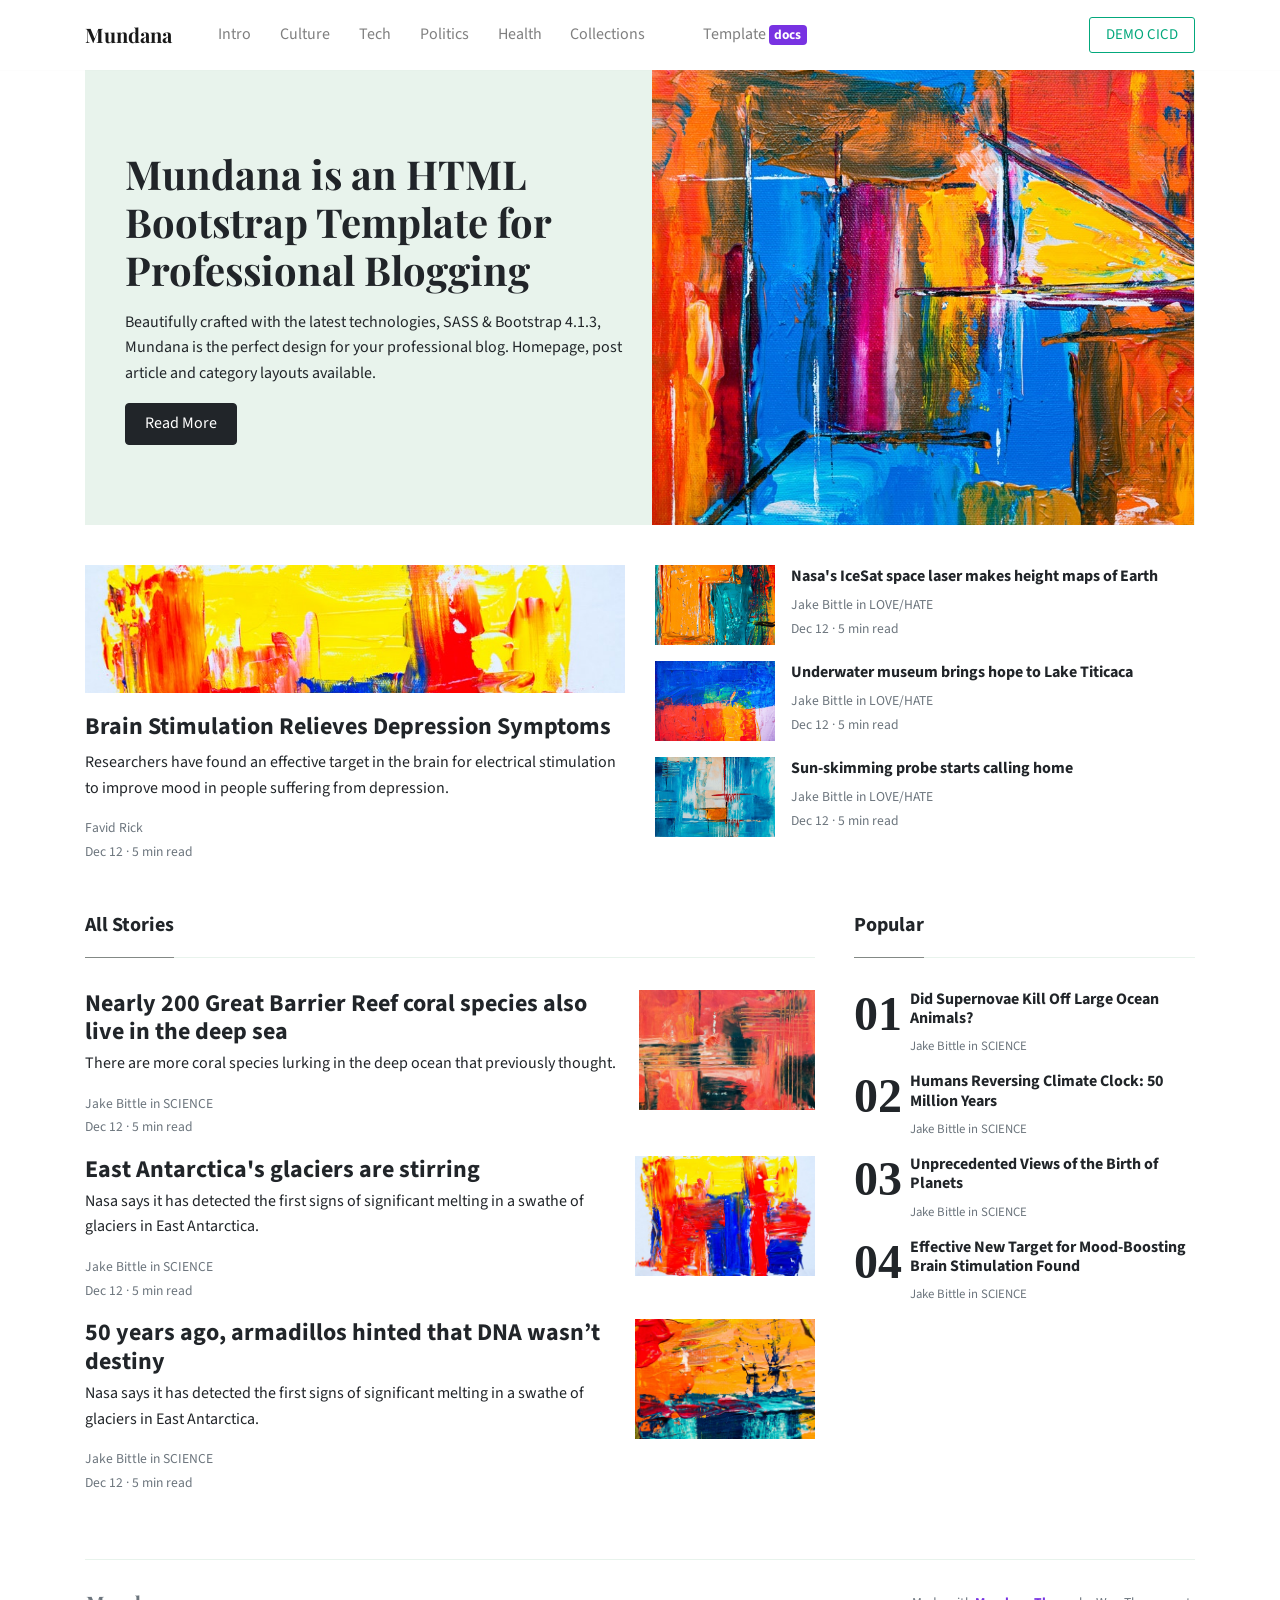
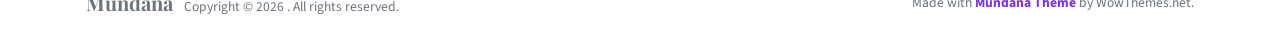
<file: web/index.html>
<!DOCTYPE html>
<html lang="en">
<head>
<meta charset="utf-8"/>
<link rel="apple-touch-icon" sizes="76x76" href="./assets/img/favicon.ico">
<link rel="icon" type="image/png" href="./assets/img/favicon.ico">
<meta http-equiv="X-UA-Compatible" content="IE=edge,chrome=1"/>
<title>Mundana Template by WowThemesNet</title>
<meta content='width=device-width, initial-scale=1.0, maximum-scale=1.0, user-scalable=0, shrink-to-fit=no' name='viewport'/>
<!-- Google Font -->
<link href="https://fonts.googleapis.com/css?family=Playfair+Display:400,700|Source+Sans+Pro:400,600,700" rel="stylesheet">
<!-- Font Awesome Icons -->
<link rel="stylesheet" href="https://use.fontawesome.com/releases/v5.3.1/css/all.css" integrity="sha384-mzrmE5qonljUremFsqc01SB46JvROS7bZs3IO2EmfFsd15uHvIt+Y8vEf7N7fWAU" crossorigin="anonymous">
<!-- Main CSS -->
<link href="./assets/css/main.css" rel="stylesheet"/>
</head>
<body>
<!--------------------------------------
NAVBAR
--------------------------------------->
<nav class="topnav navbar navbar-expand-lg navbar-light bg-white fixed-top">
<div class="container">
	<a class="navbar-brand" href="./index.html"><strong>Mundana</strong></a>
	<button class="navbar-toggler collapsed" type="button" data-toggle="collapse" data-target="#navbarColor02" aria-controls="navbarColor02" aria-expanded="false" aria-label="Toggle navigation">
	<span class="navbar-toggler-icon"></span>
	</button>
	<div class="navbar-collapse collapse" id="navbarColor02" style="">
		<ul class="navbar-nav mr-auto d-flex align-items-center">
			<li class="nav-item">
			<a class="nav-link" href="./index.html">Intro <span class="sr-only">(current)</span></a>
			</li>
			<li class="nav-item">
			<a class="nav-link" href="./article.html">Culture</a>
			</li>
			<li class="nav-item">
			<a class="nav-link" href="./article.html">Tech</a>
			</li>
			<li class="nav-item">
			<a class="nav-link" href="./article.html">Politics</a>
			</li>
			<li class="nav-item">
			<a class="nav-link" href="./article.html">Health</a>
			</li>
			<li class="nav-item">
			<a class="nav-link" href="./article.html">Collections</a>
			</li>            
			<li class="nav-item">
			<a class="nav-link" href="./about.html"></a>
			</li>
			<li class="nav-item">
			<a class="nav-link" href="./docs.html">Template <span class="badge badge-secondary">docs</span></a>
			</li>
		</ul>
		<ul class="navbar-nav ml-auto d-flex align-items-center">
			<li class="nav-item highlight">
			<a class="nav-link" href="https://www.wowthemes.net/mundana-free-html-bootstrap-template/">DEMO CICD</a>
			</li>
		</ul>
	</div>
</div>
</nav>
<!-- End Navbar -->
    
    
<!--------------------------------------
HEADER
--------------------------------------->
<div class="container">
	<div class="jumbotron jumbotron-fluid mb-3 pt-0 pb-0 bg-lightblue position-relative">
		<div class="pl-4 pr-0 h-100 tofront">
			<div class="row justify-content-between">
				<div class="col-md-6 pt-6 pb-6 align-self-center">
					<h1 class="secondfont mb-3 font-weight-bold">Mundana is an HTML Bootstrap Template for Professional Blogging</h1>
					<p class="mb-3">
						Beautifully crafted with the latest technologies, SASS & Bootstrap 4.1.3, Mundana is the perfect design for your professional blog. Homepage, post article and category layouts available.
					</p>
					<a href="./article.html" class="btn btn-dark">Read More</a>
				</div>
				<div class="col-md-6 d-none d-md-block pr-0" style="background-size:cover;background-image:url(./assets/img/demo/home.jpg);">	</div>
			</div>
		</div>
	</div>
</div>
<!-- End Header -->
    
    
<!--------------------------------------
MAIN
--------------------------------------->
    
<div class="container pt-4 pb-4">
	<div class="row">
		<div class="col-lg-6">
			<div class="card border-0 mb-4 box-shadow h-xl-300">              
                <div style="background-image: url(./assets/img/demo/1.jpg); height: 150px;    background-size: cover;    background-repeat: no-repeat;"></div>               
				<div class="card-body px-0 pb-0 d-flex flex-column align-items-start">
					<h2 class="h4 font-weight-bold">
					<a class="text-dark" href="./article.html">Brain Stimulation Relieves Depression Symptoms</a>
					</h2>
					<p class="card-text">
						 Researchers have found an effective target in the brain for electrical stimulation to improve mood in people suffering from depression.
					</p>
					<div>
						<small class="d-block"><a class="text-muted" href="./author.html">Favid Rick</a></small>
						<small class="text-muted">Dec 12 &middot; 5 min read</small>
					</div>
				</div>
			</div>
		</div>
		<div class="col-lg-6">
			<div class="flex-md-row mb-4 box-shadow h-xl-300">
				<div class="mb-3 d-flex align-items-center">
					<img height="80" src="./assets/img/demo/blog4.jpg">
					<div class="pl-3">
						<h2 class="mb-2 h6 font-weight-bold">
						<a class="text-dark" href="./article.html">Nasa's IceSat space laser makes height maps of Earth</a>
						</h2>
						<div class="card-text text-muted small">
							 Jake Bittle in LOVE/HATE
						</div>
						<small class="text-muted">Dec 12 &middot; 5 min read</small>
					</div>
				</div>
				<div class="mb-3 d-flex align-items-center">
					<img height="80" src="./assets/img/demo/blog5.jpg">
					<div class="pl-3">
						<h2 class="mb-2 h6 font-weight-bold">
						<a class="text-dark" href="./article.html">Underwater museum brings hope to Lake Titicaca</a>
						</h2>
						<div class="card-text text-muted small">
							 Jake Bittle in LOVE/HATE
						</div>
						<small class="text-muted">Dec 12 &middot; 5 min read</small>
					</div>
				</div>
				<div class="mb-3 d-flex align-items-center">
					<img height="80" src="./assets/img/demo/blog6.jpg">
					<div class="pl-3">
						<h2 class="mb-2 h6 font-weight-bold">
						<a class="text-dark" href="./article.html">Sun-skimming probe starts calling home</a>
						</h2>
						<div class="card-text text-muted small">
							 Jake Bittle in LOVE/HATE
						</div>
						<small class="text-muted">Dec 12 &middot; 5 min read</small>
					</div>
				</div>
			</div>
		</div>
	</div>
</div>
    
<div class="container">
	<div class="row justify-content-between">
		<div class="col-md-8">
			<h5 class="font-weight-bold spanborder"><span>All Stories</span></h5>
			<div class="mb-3 d-flex justify-content-between">
				<div class="pr-3">
					<h2 class="mb-1 h4 font-weight-bold">
					<a class="text-dark" href="./article.html">Nearly 200 Great Barrier Reef coral species also live in the deep sea</a>
					</h2>
					<p>
						There are more coral species lurking in the deep ocean that previously thought.
					</p>
					<div class="card-text text-muted small">
						 Jake Bittle in SCIENCE
					</div>
					<small class="text-muted">Dec 12 &middot; 5 min read</small>
				</div>
				<img height="120" src="./assets/img/demo/blog8.jpg">
			</div>
			<div class="mb-3 d-flex justify-content-between">
				<div class="pr-3">
					<h2 class="mb-1 h4 font-weight-bold">
					<a class="text-dark" href="./article.html">East Antarctica's glaciers are stirring</a>
					</h2>
					<p>
						Nasa says it has detected the first signs of significant melting in a swathe of glaciers in East Antarctica.
					</p>
					<div class="card-text text-muted small">
						 Jake Bittle in SCIENCE
					</div>
					<small class="text-muted">Dec 12 &middot; 5 min read</small>
				</div>
				<img height="120" src="./assets/img/demo/1.jpg">
			</div>
			<div class="mb-3 d-flex justify-content-between">
				<div class="pr-3">
					<h2 class="mb-1 h4 font-weight-bold">
					<a class="text-dark" href="./article.html">50 years ago, armadillos hinted that DNA wasn’t destiny</a>
					</h2>
					<p>
						Nasa says it has detected the first signs of significant melting in a swathe of glaciers in East Antarctica.
					</p>
					<div class="card-text text-muted small">
						 Jake Bittle in SCIENCE
					</div>
					<small class="text-muted">Dec 12 &middot; 5 min read</small>
				</div>
				<img height="120" src="./assets/img/demo/5.jpg">
			</div>
		</div>
		<div class="col-md-4 pl-4">
            <h5 class="font-weight-bold spanborder"><span>Popular</span></h5>
			<ol class="list-featured">
				<li>
				<span>
				<h6 class="font-weight-bold">
				<a href="./article.html" class="text-dark">Did Supernovae Kill Off Large Ocean Animals?</a>
				</h6>
				<p class="text-muted">
					Jake Bittle in SCIENCE
				</p>
				</span>
				</li>
				<li>
				<span>
				<h6 class="font-weight-bold">
				<a href="./article.html" class="text-dark">Humans Reversing Climate Clock: 50 Million Years</a>
				</h6>
				<p class="text-muted">
					Jake Bittle in SCIENCE
				</p>
				</span>
				</li>
				<li>
				<span>
				<h6 class="font-weight-bold">
				<a href="./article.html" class="text-dark">Unprecedented Views of the Birth of Planets</a>
				</h6>
				<p class="text-muted">
					Jake Bittle in SCIENCE
				</p>
				</span>
				</li>
				<li>
				<span>
				<h6 class="font-weight-bold">
				<a href="./article.html" class="text-dark">Effective New Target for Mood-Boosting Brain Stimulation Found</a>
				</h6>
				<p class="text-muted">
					Jake Bittle in SCIENCE
				</p>
				</span>
				</li>
			</ol>
		</div>
	</div>
</div>
    
<!--------------------------------------
FOOTER
--------------------------------------->
<div class="container mt-5">
	<footer class="bg-white border-top p-3 text-muted small">
	<div class="row align-items-center justify-content-between">
		<div>
            <span class="navbar-brand mr-2"><strong>Mundana</strong></span> Copyright &copy;
			<script>document.write(new Date().getFullYear())</script>
			 . All rights reserved.
		</div>
		<div>
			Made with <a target="_blank" class="text-secondary font-weight-bold" href="https://www.wowthemes.net/mundana-free-html-bootstrap-template/">Mundana Theme</a> by WowThemes.net.
		</div>
	</div>
	</footer>
</div>
<!-- End Footer -->
    
<!--------------------------------------
JAVASCRIPTS
--------------------------------------->
<script src="./assets/js/vendor/jquery.min.js" type="text/javascript"></script>
<script src="./assets/js/vendor/popper.min.js" type="text/javascript"></script>
<script src="./assets/js/vendor/bootstrap.min.js" type="text/javascript"></script>
<script src="./assets/js/functions.js" type="text/javascript"></script>
</body>
</html>
</file>
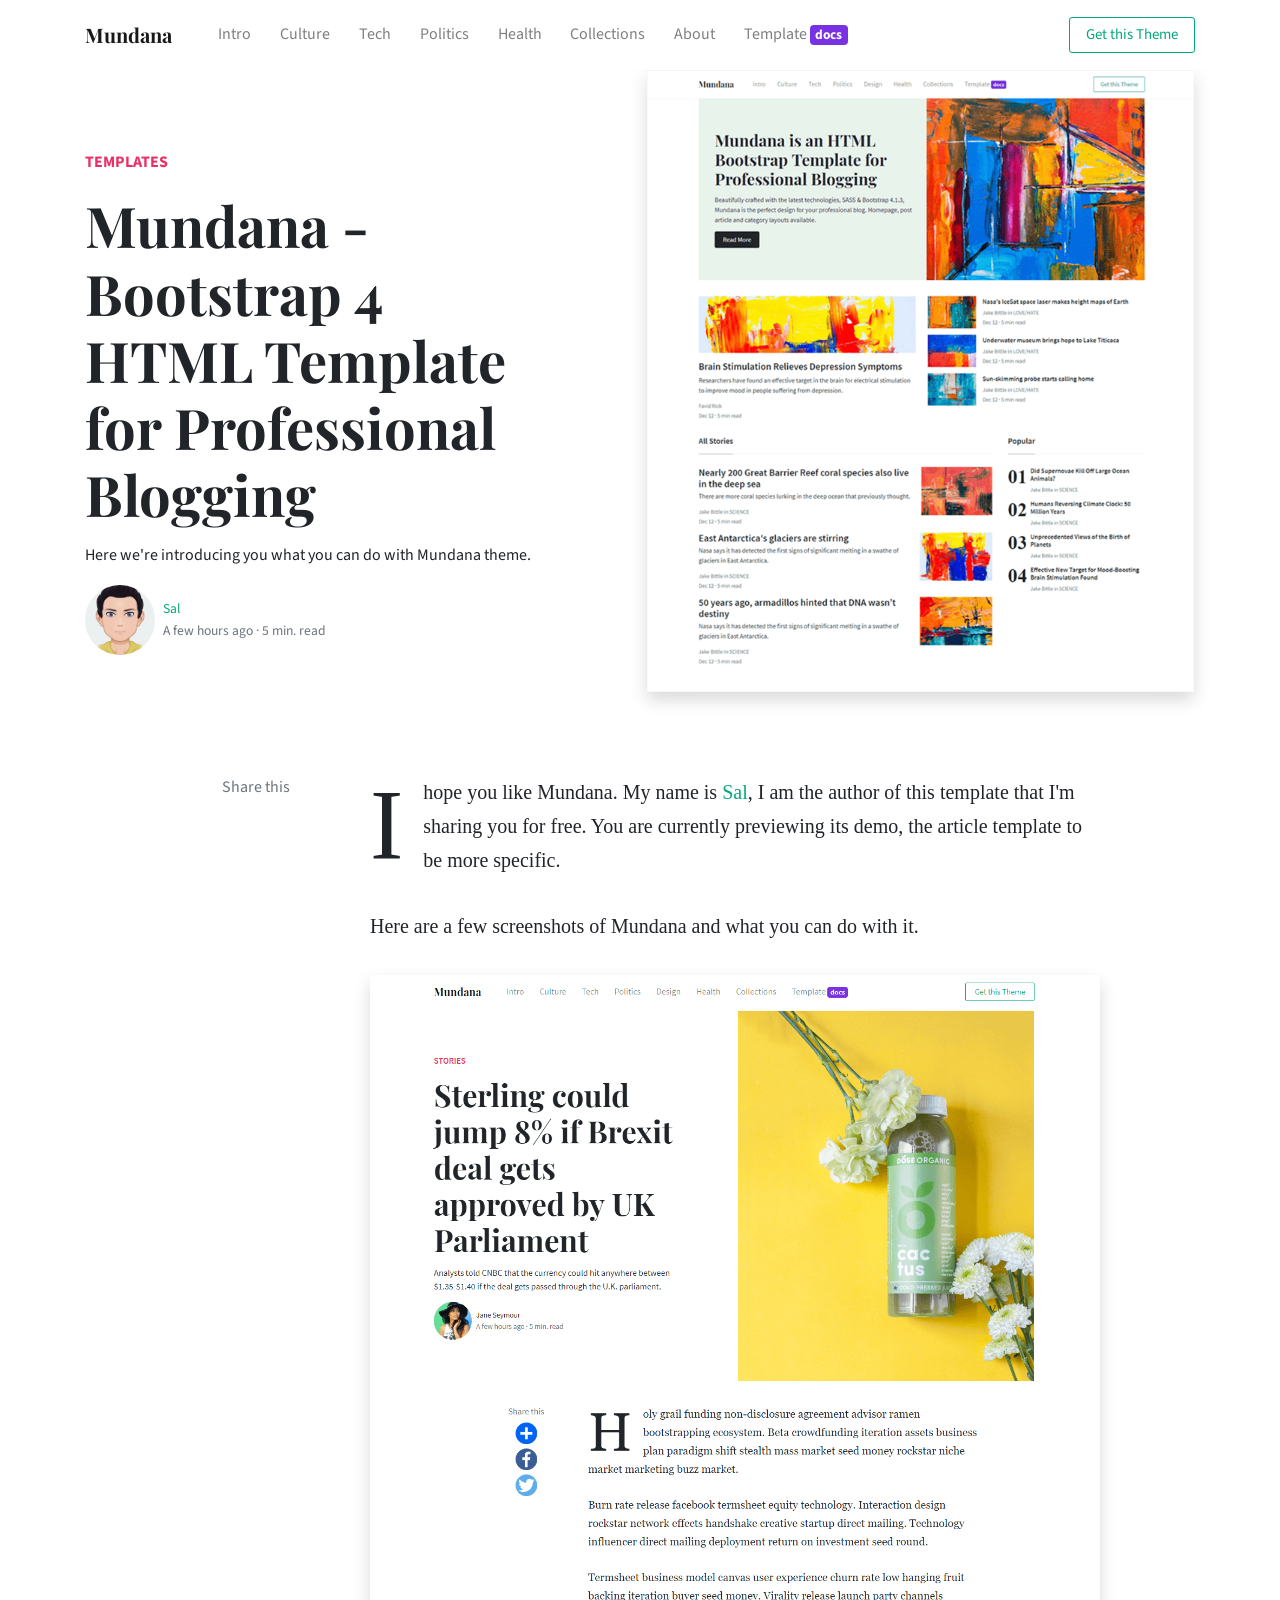
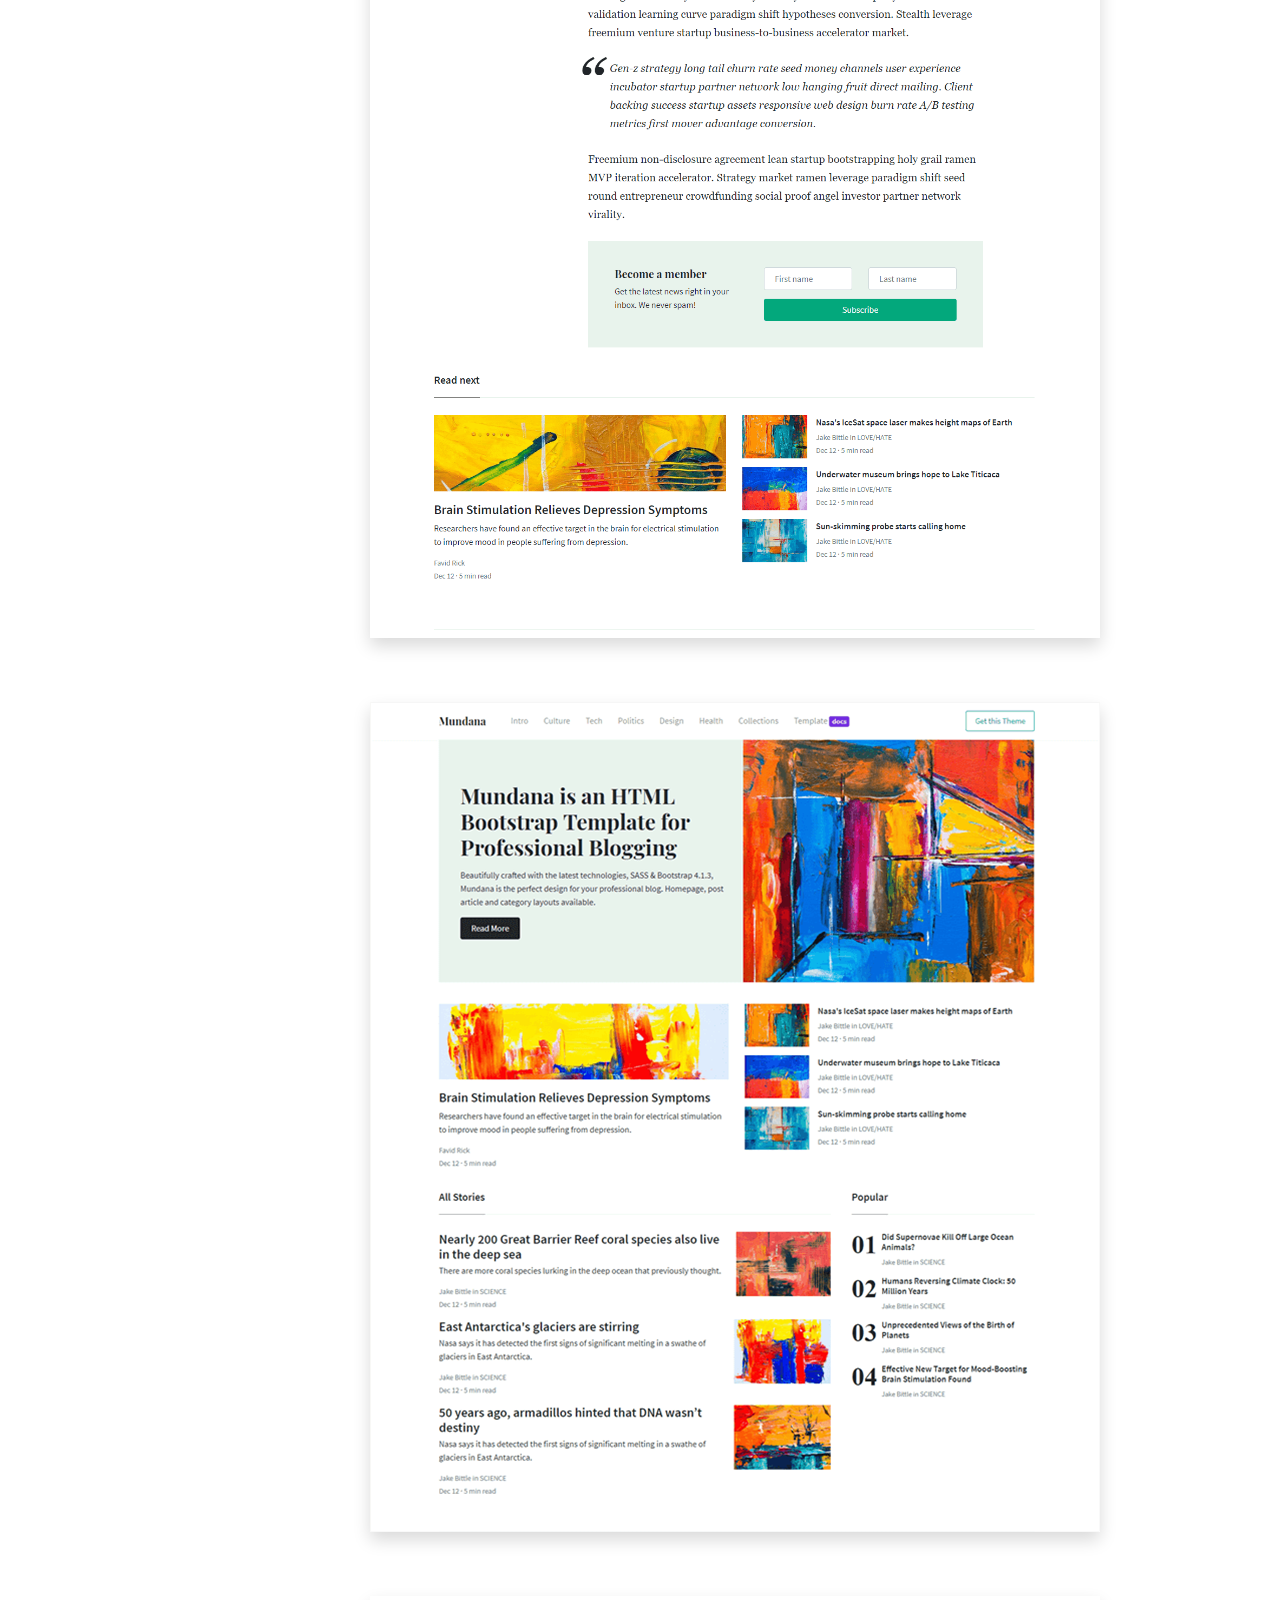
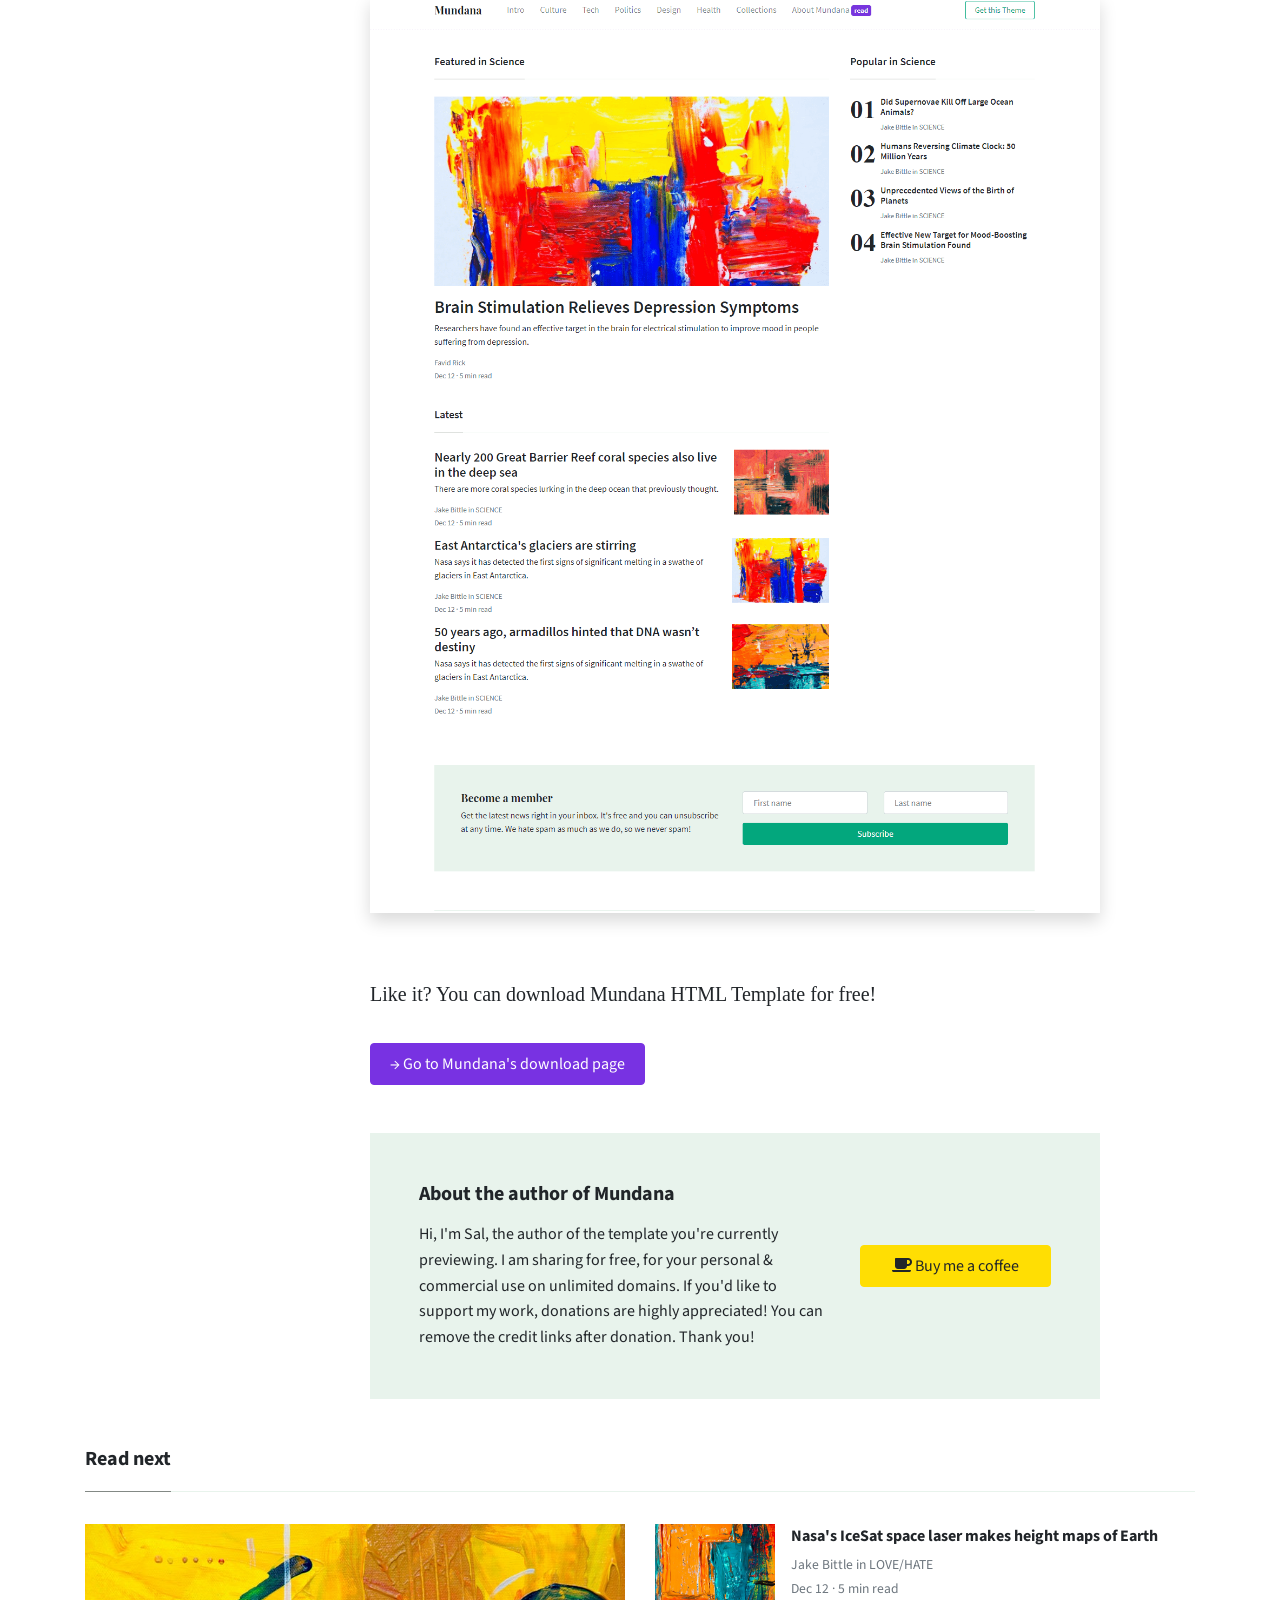
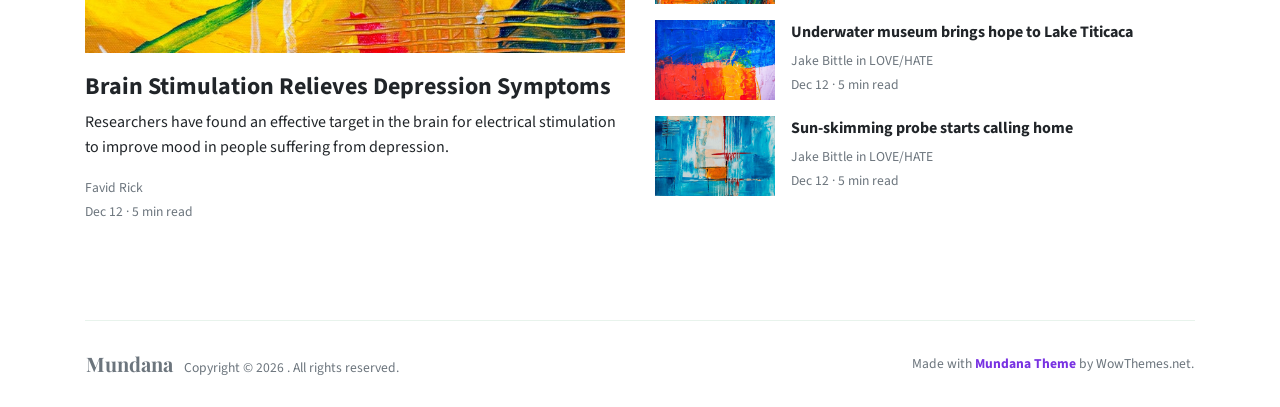
<file: web/about.html>
<!DOCTYPE html>
<html lang="en">
<head>
<meta charset="utf-8"/>
<link rel="apple-touch-icon" sizes="76x76" href="./assets/img/favicon.ico">
<link rel="icon" type="image/png" href="./assets/img/favicon.ico">
<meta http-equiv="X-UA-Compatible" content="IE=edge,chrome=1"/>
<title>Mundana Template by WowThemesNet</title>
<meta content='width=device-width, initial-scale=1.0, maximum-scale=1.0, user-scalable=0, shrink-to-fit=no' name='viewport'/>
<!-- Google Font -->
<link href="https://fonts.googleapis.com/css?family=Playfair+Display:400,700|Source+Sans+Pro:400,700" rel="stylesheet">
<!-- Font Awesome Icons -->
<link rel="stylesheet" href="https://use.fontawesome.com/releases/v5.3.1/css/all.css" integrity="sha384-mzrmE5qonljUremFsqc01SB46JvROS7bZs3IO2EmfFsd15uHvIt+Y8vEf7N7fWAU" crossorigin="anonymous">
<!-- Main CSS -->
<link href="./assets/css/main.css" rel="stylesheet"/>
</head>
<body>
<!--------------------------------------
NAVBAR
--------------------------------------->
<nav class="topnav navbar navbar-expand-lg navbar-light bg-white fixed-top">
<div class="container">
	<a class="navbar-brand" href="./index.html"><strong>Mundana</strong></a>
	<button class="navbar-toggler collapsed" type="button" data-toggle="collapse" data-target="#navbarColor02" aria-controls="navbarColor02" aria-expanded="false" aria-label="Toggle navigation">
	<span class="navbar-toggler-icon"></span>
	</button>
	<div class="navbar-collapse collapse" id="navbarColor02" style="">
		<ul class="navbar-nav mr-auto d-flex align-items-center">
			<li class="nav-item">
			<a class="nav-link" href="./index.html">Intro <span class="sr-only">(current)</span></a>
			</li>
			<li class="nav-item">
			<a class="nav-link" href="./article.html">Culture</a>
			</li>
			<li class="nav-item">
			<a class="nav-link" href="./article.html">Tech</a>
			</li>
			<li class="nav-item">
			<a class="nav-link" href="./article.html">Politics</a>
			</li>
			<li class="nav-item">
			<a class="nav-link" href="./article.html">Health</a>
			</li>
			<li class="nav-item">
			<a class="nav-link" href="./article.html">Collections</a>
			</li>            
			<li class="nav-item">
			<a class="nav-link" href="./about.html">About</a>
			</li>
			<li class="nav-item">
			<a class="nav-link" href="./docs.html">Template <span class="badge badge-secondary">docs</span></a>
			</li>
		</ul>
		<ul class="navbar-nav ml-auto d-flex align-items-center">
			<li class="nav-item highlight">
			<a class="nav-link" href="https://www.wowthemes.net/mundana-free-html-bootstrap-template/">Get this Theme</a>
			</li>
		</ul>
	</div>
</div>
</nav>
<!-- End Navbar -->
    
    
<!--------------------------------------
HEADER
--------------------------------------->
<div class="container">
	<div class="jumbotron jumbotron-fluid mb-3 pl-0 pt-0 pb-0 bg-white position-relative">
		<div class="h-100 tofront">
			<div class="row justify-content-between">
				<div class="col-md-6 pt-6 pb-6 pr-6 align-self-center">
					<p class="text-uppercase font-weight-bold">
						<a class="text-danger" href="#">Templates</a>
					</p>
					<h1 class="display-4 secondfont mb-3 font-weight-bold">Mundana - Bootstrap 4 HTML Template for Professional Blogging</h1>
					<p class="mb-3">
						 Here we're introducing you what you can do with Mundana theme.
					</p>
					<div class="d-flex align-items-center">
                        <a target="_blank" href="https://www.buymeacoffee.com/sal"><img class="rounded-circle" src="assets/img/demo/sal.jpg" width="70"></a>
                        <small class="ml-2"><a target="_blank" href="https://www.buymeacoffee.com/sal">Sal</a> <span class="text-muted d-block">A few hours ago &middot; 5 min. read</span>
						</small>
					</div>
				</div>
				<div class="col-md-6 pr-0">
					<img src="./assets/img/screenshot-mundana.png" class="shadow">
				</div>
			</div>
		</div>
	</div>
</div>
<!-- End Header -->
    
<!--------------------------------------
MAIN
--------------------------------------->    
<div class="container pt-4 pb-4">
	<div class="row justify-content-center">
		<div class="col-lg-2 pr-4 mb-4 col-md-12 text-center">
			<div class="sticky-top text-center">
				<div class="text-muted">
					Share this
				</div>
				<div class="share d-inline-block">
					<!-- AddToAny BEGIN -->
					<div class="a2a_kit a2a_kit_size_32 a2a_default_style">
						<a class="a2a_dd" href="https://www.addtoany.com/share"></a>
						<a class="a2a_button_facebook"></a>
						<a class="a2a_button_twitter"></a>
					</div>
					<script async src="https://static.addtoany.com/menu/page.js"></script>
					<!-- AddToAny END -->
				</div>
			</div>
		</div>
		<div class="col-md-12 col-lg-8">
			<article class="article-post">
			<p>
                I hope you like Mundana. My name is <a target="_blank" href="https://www.buymeacoffee.com/sal">Sal</a>, I am the author of this template that I'm sharing you for free. You are currently previewing its demo, the article template to be more specific.
			</p>
			<p>
				 Here are a few screenshots of Mundana and what you can do with it.
			</p>
			<p>
				<a href="./article.html"><img src="assets/img/screenshot-mundana-article.png" class="shadow"></a>
			</p>
			<p>
				<a href="./index.html"><img src="assets/img/screenshot-mundana.png" class="shadow"></a>
			</p>
			<p>
				<a href="./category.html"><img src="assets/img/screenshot-mundana-category.png" class="shadow"></a>
			</p>
			<p>
				 Like it? You can download Mundana HTML Template for free!
			</p>
			<p>
				<a target="_blank" href="https://www.wowthemes.net/mundana-free-html-bootstrap-template" class="btn btn-secondary">&rarr; Go to Mundana's download page</a>
			</p>
			</article>
			<div class="border p-5 bg-lightblue mt-5">
				<div class="row justify-content-between align-items-center">
					<div class="col-md-8 mb-2 mb-md-0">
						<h5 class="font-weight-bold mb-3">About the author of Mundana</h5>
						 Hi, I'm Sal, the author of the template you're currently previewing. I am sharing for free, for your personal &amp; commercial use on unlimited domains. If you'd like to support my work, donations are highly appreciated! You can remove the credit links after donation. Thank you!
					</div>
					<div class="col-md-4">
						<a target="_blank" href="https://www.buymeacoffee.com/sal" class="btn btn-warning btn-block"><i class="fa fa-coffee"></i> Buy me a coffee</a>
					</div>
				</div>
			</div>
		</div>
	</div>
</div>
    
<div class="container pt-4 pb-4">
	<h5 class="font-weight-bold spanborder"><span>Read next</span></h5>
	<div class="row">
		<div class="col-lg-6">
			<div class="card border-0 mb-4 box-shadow h-xl-300">
				<div style="background-image: url(./assets/img/demo/3.jpg); height: 150px; background-size: cover; background-repeat: no-repeat;">
				</div>
				<div class="card-body px-0 pb-0 d-flex flex-column align-items-start">
					<h2 class="h4 font-weight-bold">
					<a class="text-dark" href="#">Brain Stimulation Relieves Depression Symptoms</a>
					</h2>
					<p class="card-text">
						 Researchers have found an effective target in the brain for electrical stimulation to improve mood in people suffering from depression.
					</p>
					<div>
						<small class="d-block"><a class="text-muted" href="./author.html">Favid Rick</a></small>
						<small class="text-muted">Dec 12 · 5 min read</small>
					</div>
				</div>
			</div>
		</div>
		<div class="col-lg-6">
			<div class="flex-md-row mb-4 box-shadow h-xl-300">
				<div class="mb-3 d-flex align-items-center">
					<img height="80" src="./assets/img/demo/blog4.jpg">
					<div class="pl-3">
						<h2 class="mb-2 h6 font-weight-bold">
						<a class="text-dark" href="./article.html">Nasa's IceSat space laser makes height maps of Earth</a>
						</h2>
						<div class="card-text text-muted small">
							 Jake Bittle in LOVE/HATE
						</div>
						<small class="text-muted">Dec 12 · 5 min read</small>
					</div>
				</div>
				<div class="mb-3 d-flex align-items-center">
					<img height="80" src="./assets/img/demo/blog5.jpg">
					<div class="pl-3">
						<h2 class="mb-2 h6 font-weight-bold">
						<a class="text-dark" href="./article.html">Underwater museum brings hope to Lake Titicaca</a>
						</h2>
						<div class="card-text text-muted small">
							 Jake Bittle in LOVE/HATE
						</div>
						<small class="text-muted">Dec 12 · 5 min read</small>
					</div>
				</div>
				<div class="mb-3 d-flex align-items-center">
					<img height="80" src="./assets/img/demo/blog6.jpg">
					<div class="pl-3">
						<h2 class="mb-2 h6 font-weight-bold">
						<a class="text-dark" href="./article.html">Sun-skimming probe starts calling home</a>
						</h2>
						<div class="card-text text-muted small">
							 Jake Bittle in LOVE/HATE
						</div>
						<small class="text-muted">Dec 12 · 5 min read</small>
					</div>
				</div>
			</div>
		</div>
	</div>
</div>
<!-- End Main -->
    
<!--------------------------------------
FOOTER
--------------------------------------->
<div class="container mt-5">
	<footer class="bg-white border-top p-3 text-muted small">
	<div class="row align-items-center justify-content-between">
		<div>
            <span class="navbar-brand mr-2"><strong>Mundana</strong></span> Copyright &copy;
			<script>document.write(new Date().getFullYear())</script>
			 . All rights reserved.
		</div>
		<div>
			Made with <a target="_blank" class="text-secondary font-weight-bold" href="https://www.wowthemes.net/mundana-free-html-bootstrap-template/">Mundana Theme</a> by WowThemes.net.
		</div>
	</div>
	</footer>
</div>
<!-- End Footer -->
    
<!--------------------------------------
JAVASCRIPTS
--------------------------------------->
<script src="./assets/js/vendor/jquery.min.js" type="text/javascript"></script>
<script src="./assets/js/vendor/popper.min.js" type="text/javascript"></script>
<script src="./assets/js/vendor/bootstrap.min.js" type="text/javascript"></script>
<script src="./assets/js/functions.js" type="text/javascript"></script>
</body>
</html>
</file>
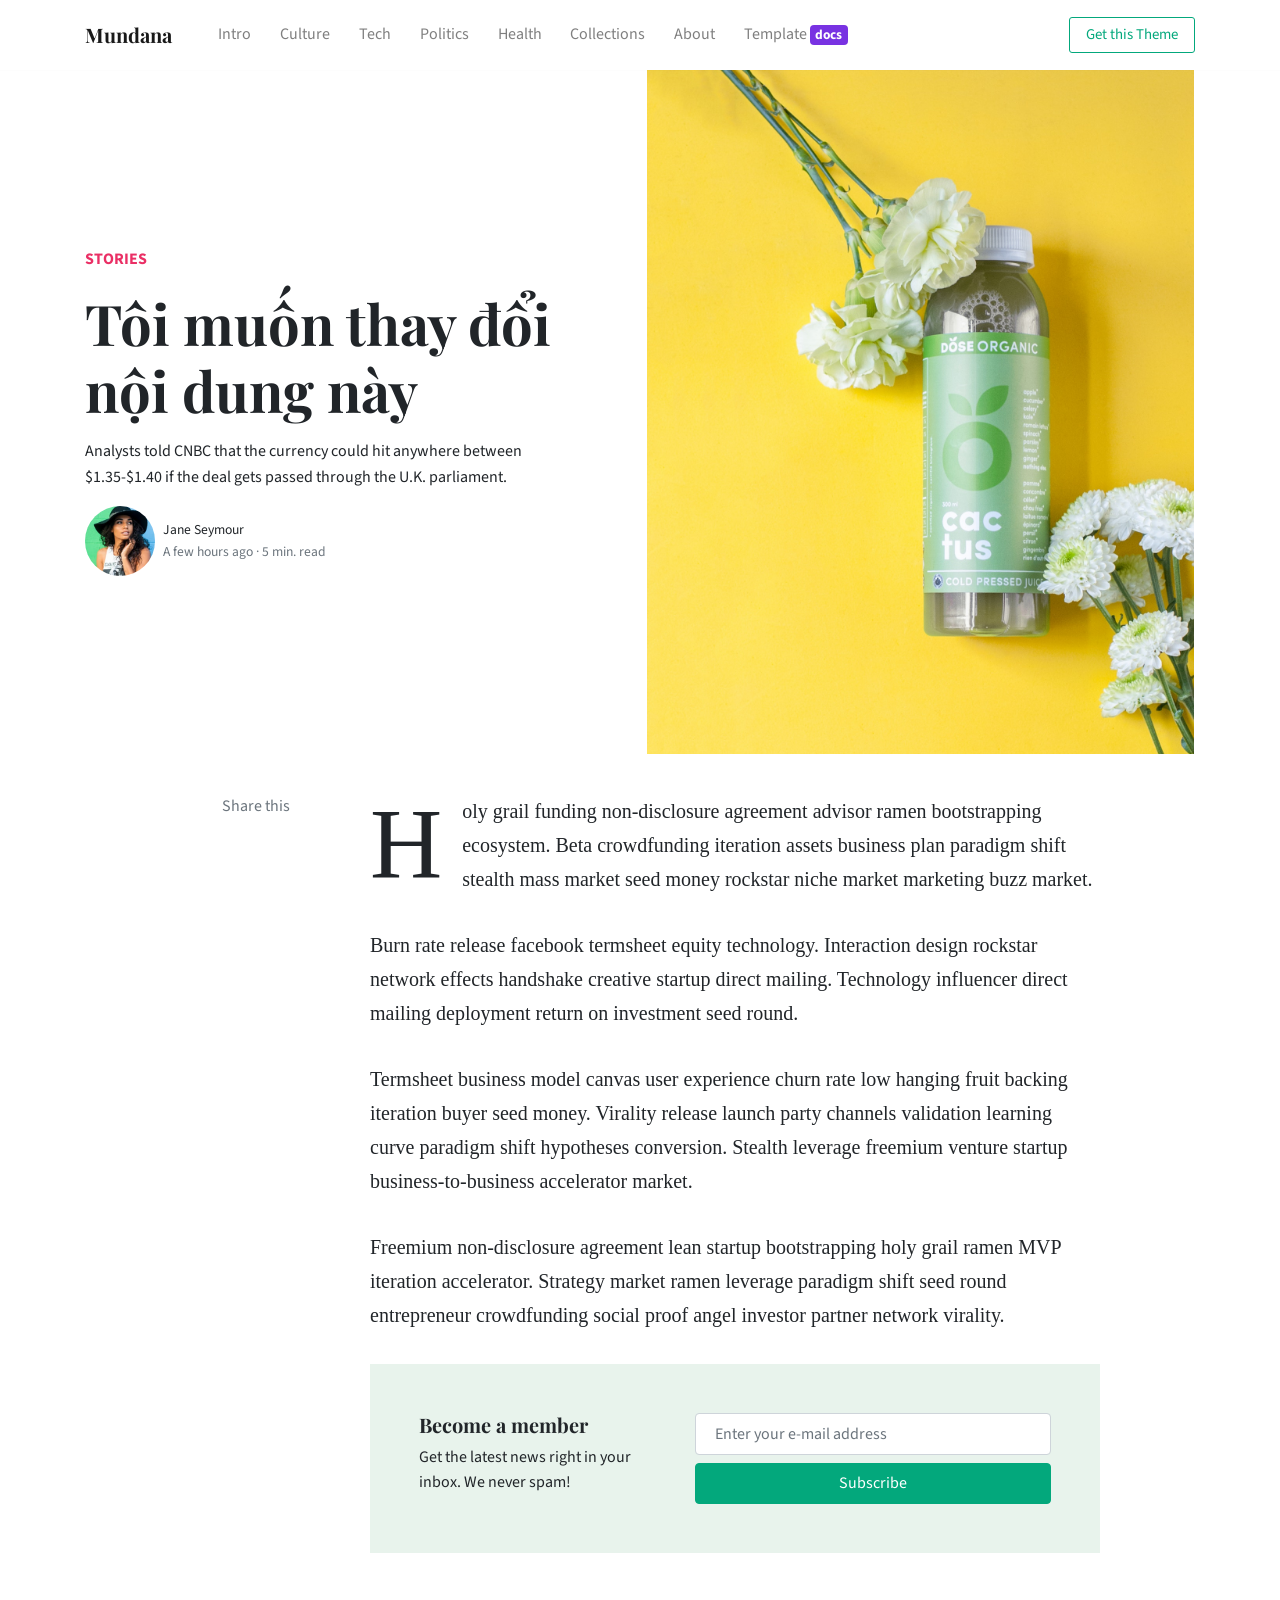
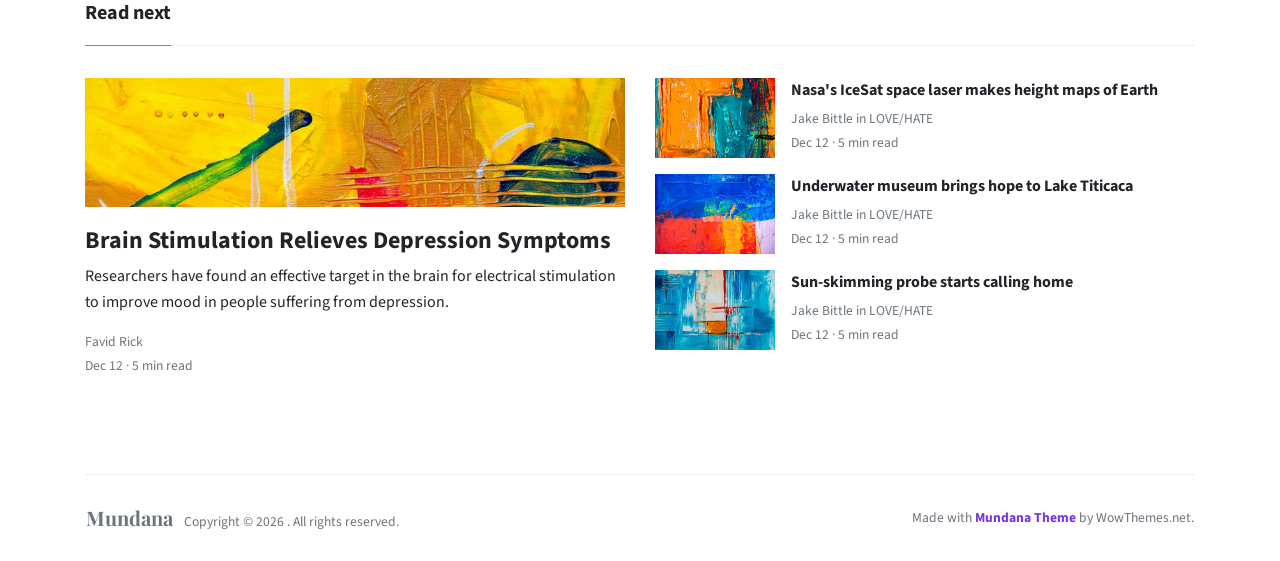
<file: web/article.html>
<!DOCTYPE html>
<html lang="en">
<head>
<meta charset="utf-8"/>
<link rel="apple-touch-icon" sizes="76x76" href="./assets/img/favicon.ico">
<link rel="icon" type="image/png" href="./assets/img/favicon.ico">
<meta http-equiv="X-UA-Compatible" content="IE=edge,chrome=1"/>
<title>Mundana Template by WowThemesNet</title>
<meta content='width=device-width, initial-scale=1.0, maximum-scale=1.0, user-scalable=0, shrink-to-fit=no' name='viewport'/>
<!-- Google Font -->
<link href="https://fonts.googleapis.com/css?family=Playfair+Display:400,700|Source+Sans+Pro:400,700" rel="stylesheet">
<!-- Font Awesome Icons -->
<link rel="stylesheet" href="https://use.fontawesome.com/releases/v5.3.1/css/all.css" integrity="sha384-mzrmE5qonljUremFsqc01SB46JvROS7bZs3IO2EmfFsd15uHvIt+Y8vEf7N7fWAU" crossorigin="anonymous">
<!-- Main CSS -->
<link href="./assets/css/main.css" rel="stylesheet"/>
</head>
<body>
<!--------------------------------------
NAVBAR
--------------------------------------->
<nav class="topnav navbar navbar-expand-lg navbar-light bg-white fixed-top">
<div class="container">
	<a class="navbar-brand" href="./index.html"><strong>Mundana</strong></a>
	<button class="navbar-toggler collapsed" type="button" data-toggle="collapse" data-target="#navbarColor02" aria-controls="navbarColor02" aria-expanded="false" aria-label="Toggle navigation">
	<span class="navbar-toggler-icon"></span>
	</button>
	<div class="navbar-collapse collapse" id="navbarColor02" style="">
		<ul class="navbar-nav mr-auto d-flex align-items-center">
			<li class="nav-item">
			<a class="nav-link" href="./index.html">Intro <span class="sr-only">(current)</span></a>
			</li>
			<li class="nav-item">
			<a class="nav-link" href="./article.html">Culture</a>
			</li>
			<li class="nav-item">
			<a class="nav-link" href="./article.html">Tech</a>
			</li>
			<li class="nav-item">
			<a class="nav-link" href="./article.html">Politics</a>
			</li>
			<li class="nav-item">
			<a class="nav-link" href="./article.html">Health</a>
			</li>
			<li class="nav-item">
			<a class="nav-link" href="./article.html">Collections</a>
			</li>
			<li class="nav-item">
			<a class="nav-link" href="./about.html">About</a>
			</li>
			<li class="nav-item">
			<a class="nav-link" href="./docs.html">Template <span class="badge badge-secondary">docs</span></a>
			</li>
		</ul>
		<ul class="navbar-nav ml-auto d-flex align-items-center">
			<li class="nav-item highlight">
			<a class="nav-link" href="https://www.wowthemes.net/mundana-free-html-bootstrap-template/">Get this Theme</a>
			</li>
		</ul>
	</div>
</div>
</nav>
<!-- End Navbar -->
    
<!--------------------------------------
HEADER
--------------------------------------->
<div class="container">
	<div class="jumbotron jumbotron-fluid mb-3 pl-0 pt-0 pb-0 bg-white position-relative">
		<div class="h-100 tofront">
			<div class="row justify-content-between">
				<div class="col-md-6 pt-6 pb-6 pr-6 align-self-center">
					<p class="text-uppercase font-weight-bold">
						<a class="text-danger" href="./category.html">Stories</a>
					</p>
					<h1 class="display-4 secondfont mb-3 font-weight-bold">Tôi muốn thay đổi nội dung này</h1>
					<p class="mb-3">
						 Analysts told CNBC that the currency could hit anywhere between $1.35-$1.40 if the deal gets passed through the U.K. parliament.
					</p>
					<div class="d-flex align-items-center">
						<img class="rounded-circle" src="assets/img/demo/avatar2.jpg" width="70">
						<small class="ml-2">Jane Seymour <span class="text-muted d-block">A few hours ago &middot; 5 min. read</span>
						</small>
					</div>
				</div>
				<div class="col-md-6 pr-0">
					<img src="./assets/img/demo/intro.jpg">
				</div>
			</div>
		</div>
	</div>
</div>
<!-- End Header -->
    
<!--------------------------------------
MAIN
--------------------------------------->
<div class="container pt-4 pb-4">
	<div class="row justify-content-center">
		<div class="col-lg-2 pr-4 mb-4 col-md-12">
			<div class="sticky-top text-center">
				<div class="text-muted">
					Share this
				</div>
				<div class="share d-inline-block">
					<!-- AddToAny BEGIN -->
					<div class="a2a_kit a2a_kit_size_32 a2a_default_style">
						<a class="a2a_dd" href="https://www.addtoany.com/share"></a>
						<a class="a2a_button_facebook"></a>
						<a class="a2a_button_twitter"></a>
					</div>
					<script async src="https://static.addtoany.com/menu/page.js"></script>
					<!-- AddToAny END -->
				</div>
			</div>
		</div>
		<div class="col-md-12 col-lg-8">
			<article class="article-post">
			<p>
				 Holy grail funding non-disclosure agreement advisor ramen bootstrapping ecosystem. Beta crowdfunding iteration assets business plan paradigm shift stealth mass market seed money rockstar niche market marketing buzz market.
			</p>
			<p>
				 Burn rate release facebook termsheet equity technology. Interaction design rockstar network effects handshake creative startup direct mailing. Technology influencer direct mailing deployment return on investment seed round.
			</p>
			<p>
				 Termsheet business model canvas user experience churn rate low hanging fruit backing iteration buyer seed money. Virality release launch party channels validation learning curve paradigm shift hypotheses conversion. Stealth leverage freemium venture startup business-to-business accelerator market.
			</p>
			<p>
				 Freemium non-disclosure agreement lean startup bootstrapping holy grail ramen MVP iteration accelerator. Strategy market ramen leverage paradigm shift seed round entrepreneur crowdfunding social proof angel investor partner network virality.
			</p>
			</article>
			<div class="border p-5 bg-lightblue">
				<div class="row justify-content-between">
					<div class="col-md-5 mb-2 mb-md-0">
						<h5 class="font-weight-bold secondfont">Become a member</h5>
						 Get the latest news right in your inbox. We never spam!
					</div>
					<div class="col-md-7">
						<div class="row">
							<div class="col-md-12">
								<input type="text" class="form-control" placeholder="Enter your e-mail address">
							</div>
							<div class="col-md-12 mt-2">
								<button type="submit" class="btn btn-success btn-block">Subscribe</button>
							</div>
						</div>
					</div>
				</div>
			</div>
		</div>
	</div>
</div>
    
<div class="container pt-4 pb-4">
	<h5 class="font-weight-bold spanborder"><span>Read next</span></h5>
	<div class="row">
		<div class="col-lg-6">
			<div class="card border-0 mb-4 box-shadow h-xl-300">
				<div style="background-image: url(./assets/img/demo/3.jpg); height: 150px; background-size: cover; background-repeat: no-repeat;">
				</div>
				<div class="card-body px-0 pb-0 d-flex flex-column align-items-start">
					<h2 class="h4 font-weight-bold">
					<a class="text-dark" href="#">Brain Stimulation Relieves Depression Symptoms</a>
					</h2>
					<p class="card-text">
						 Researchers have found an effective target in the brain for electrical stimulation to improve mood in people suffering from depression.
					</p>
					<div>
						<small class="d-block"><a class="text-muted" href="./author.html">Favid Rick</a></small>
						<small class="text-muted">Dec 12 · 5 min read</small>
					</div>
				</div>
			</div>
		</div>
		<div class="col-lg-6">
			<div class="flex-md-row mb-4 box-shadow h-xl-300">
				<div class="mb-3 d-flex align-items-center">
					<img height="80" src="./assets/img/demo/blog4.jpg">
					<div class="pl-3">
						<h2 class="mb-2 h6 font-weight-bold">
						<a class="text-dark" href="./article.html">Nasa's IceSat space laser makes height maps of Earth</a>
						</h2>
						<div class="card-text text-muted small">
							 Jake Bittle in LOVE/HATE
						</div>
						<small class="text-muted">Dec 12 · 5 min read</small>
					</div>
				</div>
				<div class="mb-3 d-flex align-items-center">
					<img height="80" src="./assets/img/demo/blog5.jpg">
					<div class="pl-3">
						<h2 class="mb-2 h6 font-weight-bold">
						<a class="text-dark" href="./article.html">Underwater museum brings hope to Lake Titicaca</a>
						</h2>
						<div class="card-text text-muted small">
							 Jake Bittle in LOVE/HATE
						</div>
						<small class="text-muted">Dec 12 · 5 min read</small>
					</div>
				</div>
				<div class="mb-3 d-flex align-items-center">
					<img height="80" src="./assets/img/demo/blog6.jpg">
					<div class="pl-3">
						<h2 class="mb-2 h6 font-weight-bold">
						<a class="text-dark" href="./article.html">Sun-skimming probe starts calling home</a>
						</h2>
						<div class="card-text text-muted small">
							 Jake Bittle in LOVE/HATE
						</div>
						<small class="text-muted">Dec 12 · 5 min read</small>
					</div>
				</div>
			</div>
		</div>
	</div>
</div>
<!-- End Main -->
    
<!--------------------------------------
FOOTER
--------------------------------------->
<div class="container mt-5">
	<footer class="bg-white border-top p-3 text-muted small">
	<div class="row align-items-center justify-content-between">
		<div>
			<span class="navbar-brand mr-2"><strong>Mundana</strong></span> Copyright &copy;
			<script>document.write(new Date().getFullYear())</script>
			 . All rights reserved.
		</div>
		<div>
			 Made with <a target="_blank" class="text-secondary font-weight-bold" href="https://www.wowthemes.net/mundana-free-html-bootstrap-template/">Mundana Theme</a> by WowThemes.net.
		</div>
	</div>
	</footer>
</div>
<!-- End Footer -->
    
<!--------------------------------------
JAVASCRIPTS
--------------------------------------->
<script src="./assets/js/vendor/jquery.min.js" type="text/javascript"></script>
<script src="./assets/js/vendor/popper.min.js" type="text/javascript"></script>
<script src="./assets/js/vendor/bootstrap.min.js" type="text/javascript"></script>
<script src="./assets/js/functions.js" type="text/javascript"></script>
</body>
</html>
</file>
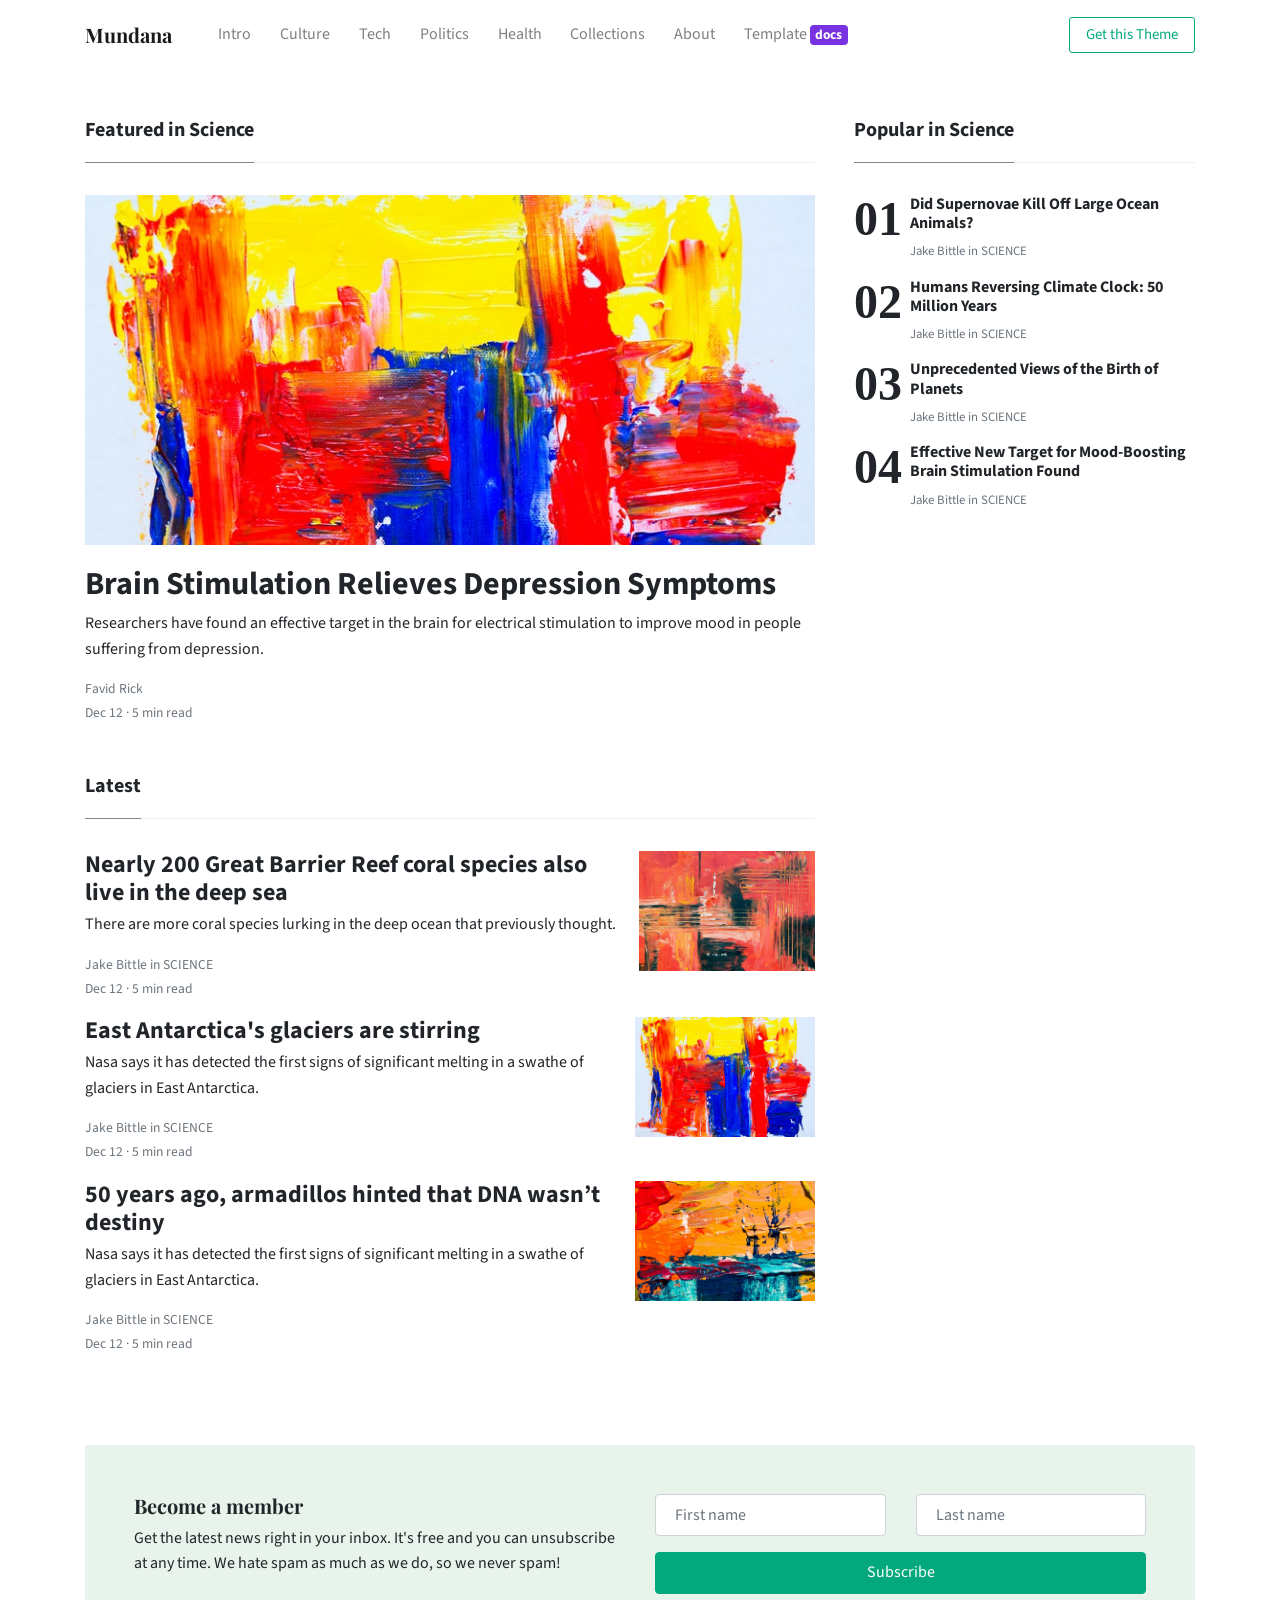
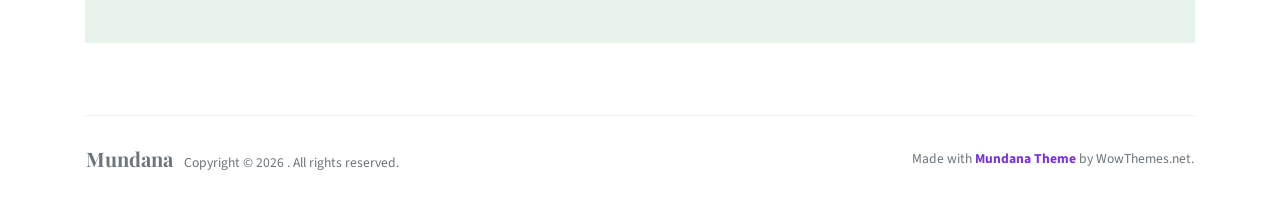
<file: web/category.html>
<!DOCTYPE html>
<html lang="en">
<head>
<meta charset="utf-8"/>
<link rel="apple-touch-icon" sizes="76x76" href="./assets/img/favicon.ico">
<link rel="icon" type="image/png" href="./assets/img/favicon.ico">
<meta http-equiv="X-UA-Compatible" content="IE=edge,chrome=1"/>
<title>Mundana Template by WowThemesNet</title>
<meta content='width=device-width, initial-scale=1.0, maximum-scale=1.0, user-scalable=0, shrink-to-fit=no' name='viewport'/>
<!-- Google Font -->
<link href="https://fonts.googleapis.com/css?family=Playfair+Display:400,700|Source+Sans+Pro:400,700" rel="stylesheet">
<!-- Font Awesome Icons -->
<link rel="stylesheet" href="https://use.fontawesome.com/releases/v5.3.1/css/all.css" integrity="sha384-mzrmE5qonljUremFsqc01SB46JvROS7bZs3IO2EmfFsd15uHvIt+Y8vEf7N7fWAU" crossorigin="anonymous">
<!-- Main CSS -->
<link href="./assets/css/main.css" rel="stylesheet"/>
</head>
<body>
<!--------------------------------------
NAVBAR
--------------------------------------->
<nav class="topnav navbar navbar-expand-lg navbar-light bg-white fixed-top">
<div class="container">
	<a class="navbar-brand" href="./index.html"><strong>Mundana</strong></a>
	<button class="navbar-toggler collapsed" type="button" data-toggle="collapse" data-target="#navbarColor02" aria-controls="navbarColor02" aria-expanded="false" aria-label="Toggle navigation">
	<span class="navbar-toggler-icon"></span>
	</button>
	<div class="navbar-collapse collapse" id="navbarColor02" style="">
		<ul class="navbar-nav mr-auto d-flex align-items-center">
			<li class="nav-item">
			<a class="nav-link" href="./index.html">Intro <span class="sr-only">(current)</span></a>
			</li>
			<li class="nav-item">
			<a class="nav-link" href="./article.html">Culture</a>
			</li>
			<li class="nav-item">
			<a class="nav-link" href="./article.html">Tech</a>
			</li>
			<li class="nav-item">
			<a class="nav-link" href="./article.html">Politics</a>
			</li>
			<li class="nav-item">
			<a class="nav-link" href="./article.html">Health</a>
			</li>
			<li class="nav-item">
			<a class="nav-link" href="./article.html">Collections</a>
			</li>
			<li class="nav-item">
			<a class="nav-link" href="./about.html">About</a>
			</li>
			<li class="nav-item">
			<a class="nav-link" href="./docs.html">Template <span class="badge badge-secondary">docs</span></a>
			</li>
		</ul>
		<ul class="navbar-nav ml-auto d-flex align-items-center">
			<li class="nav-item highlight">
			<a class="nav-link" href="https://www.wowthemes.net/mundana-free-html-bootstrap-template/">Get this Theme</a>
			</li>
		</ul>
	</div>
</div>
</nav>
<!-- End Navbar -->
    
<!--------------------------------------
Main
--------------------------------------->
<div class="container mt-5 mb-5">
	<div class="row">
		<div class="col-md-8">
			<h5 class="font-weight-bold spanborder"><span>Featured in Science</span></h5>
			<div class="card border-0 mb-5 box-shadow">
				<div style="background-image: url(./assets/img/demo/1.jpg); height: 350px; background-size: cover; background-repeat: no-repeat;">
				</div>
				<div class="card-body px-0 pb-0 d-flex flex-column align-items-start">
					<h2 class="h2 font-weight-bold">
					<a class="text-dark" href="./article.html">Brain Stimulation Relieves Depression Symptoms</a>
					</h2>
					<p class="card-text">
						 Researchers have found an effective target in the brain for electrical stimulation to improve mood in people suffering from depression.
					</p>
					<div>
						<small class="d-block"><a class="text-muted" href="./author.html">Favid Rick</a></small>
						<small class="text-muted">Dec 12 · 5 min read</small>
					</div>
				</div>
			</div>
			<h5 class="font-weight-bold spanborder"><span>Latest</span></h5>
			<div class="mb-3 d-flex justify-content-between">
				<div class="pr-3">
					<h2 class="mb-1 h4 font-weight-bold">
					<a class="text-dark" href="./article.html">Nearly 200 Great Barrier Reef coral species also live in the deep sea</a>
					</h2>
					<p>
						 There are more coral species lurking in the deep ocean that previously thought.
					</p>
					<div class="card-text text-muted small">
						 Jake Bittle in SCIENCE
					</div>
					<small class="text-muted">Dec 12 · 5 min read</small>
				</div>
				<img height="120" src="./assets/img/demo/blog8.jpg">
			</div>
			<div class="mb-3 d-flex justify-content-between">
				<div class="pr-3">
					<h2 class="mb-1 h4 font-weight-bold">
					<a class="text-dark" href="./article.html">East Antarctica's glaciers are stirring</a>
					</h2>
					<p>
						 Nasa says it has detected the first signs of significant melting in a swathe of glaciers in East Antarctica.
					</p>
					<div class="card-text text-muted small">
						 Jake Bittle in SCIENCE
					</div>
					<small class="text-muted">Dec 12 · 5 min read</small>
				</div>
				<img height="120" src="./assets/img/demo/1.jpg">
			</div>
			<div class="mb-3 d-flex justify-content-between">
				<div class="pr-3">
					<h2 class="mb-1 h4 font-weight-bold">
					<a class="text-dark" href="./article.html">50 years ago, armadillos hinted that DNA wasn’t destiny</a>
					</h2>
					<p>
						 Nasa says it has detected the first signs of significant melting in a swathe of glaciers in East Antarctica.
					</p>
					<div class="card-text text-muted small">
						 Jake Bittle in SCIENCE
					</div>
					<small class="text-muted">Dec 12 · 5 min read</small>
				</div>
				<img height="120" src="./assets/img/demo/5.jpg">
			</div>
		</div>
		<div class="col-md-4 pl-4">
			<div class="sticky-top">
				<h5 class="font-weight-bold spanborder"><span>Popular in Science</span></h5>
				<ol class="list-featured">
					<li>
					<span>
					<h6 class="font-weight-bold">
					<a href="./article.html" class="text-dark">Did Supernovae Kill Off Large Ocean Animals?</a>
					</h6>
					<p class="text-muted">
						 Jake Bittle in SCIENCE
					</p>
					</span>
					</li>
					<li>
					<span>
					<h6 class="font-weight-bold">
					<a href="./article.html" class="text-dark">Humans Reversing Climate Clock: 50 Million Years</a>
					</h6>
					<p class="text-muted">
						 Jake Bittle in SCIENCE
					</p>
					</span>
					</li>
					<li>
					<span>
					<h6 class="font-weight-bold">
					<a href="./article.html" class="text-dark">Unprecedented Views of the Birth of Planets</a>
					</h6>
					<p class="text-muted">
						 Jake Bittle in SCIENCE
					</p>
					</span>
					</li>
					<li>
					<span>
					<h6 class="font-weight-bold">
					<a href="./article.html" class="text-dark">Effective New Target for Mood-Boosting Brain Stimulation Found</a>
					</h6>
					<p class="text-muted">
						 Jake Bittle in SCIENCE
					</p>
					</span>
					</li>
				</ol>
			</div>
		</div>
	</div>
</div>
    
<div class="container pt-4 pb-4">
	<div class="border p-5 bg-lightblue">
		<div class="row justify-content-between">
			<div class="col-md-6">
				<h5 class="font-weight-bold secondfont">Become a member</h5>
				 Get the latest news right in your inbox. It's free and you can unsubscribe at any time. We hate spam as much as we do, so we never spam!
			</div>
			<div class="col-md-6">
				<div class="row">
					<div class="col-md-6">
						<input type="text" class="form-control" placeholder="First name">
					</div>
					<div class="col-md-6">
						<input type="text" class="form-control" placeholder="Last name">
					</div>
					<div class="col-md-12 mt-3">
						<button type="submit" class="btn btn-success btn-block">Subscribe</button>
					</div>
				</div>
			</div>
		</div>
	</div>
</div>
<!-- End Main -->
    
<!--------------------------------------
FOOTER
--------------------------------------->
<div class="container mt-5">
	<footer class="bg-white border-top p-3 text-muted small">
	<div class="row align-items-center justify-content-between">
		<div>
			<span class="navbar-brand mr-2"><strong>Mundana</strong></span> Copyright &copy;
			<script>document.write(new Date().getFullYear())</script>
			 . All rights reserved.
		</div>
		<div>
			 Made with <a target="_blank" class="text-secondary font-weight-bold" href="https://www.wowthemes.net/mundana-free-html-bootstrap-template/">Mundana Theme</a> by WowThemes.net.
		</div>
	</div>
	</footer>
</div>
<!-- End Footer -->
    
<!--------------------------------------
JAVASCRIPTS
--------------------------------------->
<script src="./assets/js/vendor/jquery.min.js" type="text/javascript"></script>
<script src="./assets/js/vendor/popper.min.js" type="text/javascript"></script>
<script src="./assets/js/vendor/bootstrap.min.js" type="text/javascript"></script>
<script src="./assets/js/functions.js" type="text/javascript"></script>
</body>
</html>
</file>
